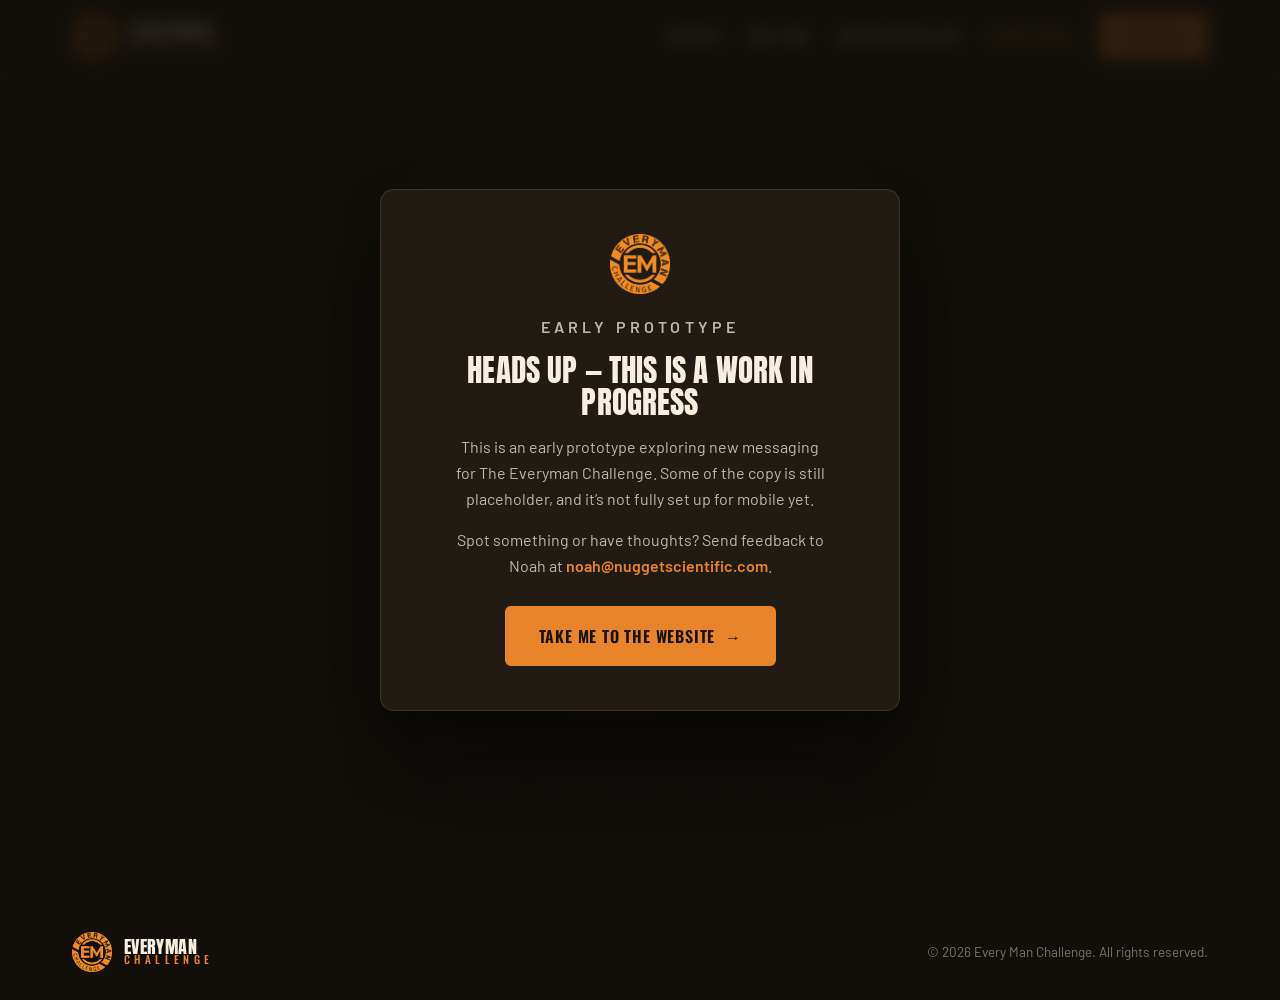
<file: login.html>
<!DOCTYPE html>
<html lang="en">
<head>
<meta charset="utf-8">
<meta name="viewport" content="width=device-width, initial-scale=1">
<title>Guide Login — The Everyman Challenge</title>
<meta name="description" content="Guide portal login for The Everyman Challenge. Guides only — request access from your Master Guide.">
<meta name="robots" content="noindex">
<link rel="icon" type="image/png" href="assets/emc-logo.png">
<link rel="preconnect" href="https://fonts.googleapis.com">
<link rel="preconnect" href="https://fonts.gstatic.com" crossorigin="">
<link href="https://fonts.googleapis.com/css2?family=Anton&amp;family=Oswald:wght@400;500;600;700&amp;family=Barlow:wght@300;400;500;600;700&amp;display=swap" rel="stylesheet">
<link rel="stylesheet" href="styles.css?v=5">
<link rel="stylesheet" href="responsive.css?v=5">
<style>
  *{box-sizing:border-box;}
  html,body{margin:0;padding:0;}
  body{background:#16120D;-webkit-font-smoothing:antialiased;}
  ::selection{background:#E8842A;color:#16120D;}
  .emc-login-field{width:100%;padding:14px 15px;font-family:Barlow,sans-serif;font-size:16px;color:#F6EEE1;background:#16120D;border:1.5px solid rgba(246,238,225,.18);border-radius:6px;transition:border-color .15s ease;}
  .emc-login-field::placeholder{color:rgba(246,238,225,.4);}
  .emc-login-field:focus{outline:none;border-color:#E8842A;}
  .emc-burger{display:none;}
  @media (max-width: 860px){
    .emc-nav{display:none !important;position:absolute;top:100%;left:0;right:0;flex-direction:column !important;align-items:stretch !important;gap:0 !important;flex-wrap:nowrap !important;background:#16120D;padding:6px 0 14px !important;border-bottom:1px solid rgba(246,238,225,.12);box-shadow:0 20px 34px rgba(0,0,0,.45);}
    .emc-nav.open{display:flex !important;}
    .emc-nav a{padding:13px 32px !important;}
    .emc-burger{display:flex;}
  }
  @media (max-width: 540px){
    .emc-login-card{padding:32px 24px !important;}
  }
</style>
</head>
<body>
<div data-screen-label="Guide Login" style="font-family:Barlow,sans-serif;background:#16120D;color:#F6EEE1;overflow-x:clip;min-height:100vh;display:flex;flex-direction:column;">

  <header class="emc-header" style="position:sticky;top:0;z-index:50;background:#16120D;border-bottom:1px solid rgba(246,238,225,.1);">
    <div style="max-width:1200px;margin:0 auto;padding:13px 32px;display:flex;align-items:center;justify-content:space-between;gap:24px;position:relative;">
      <a href="index.html" style="display:flex;align-items:center;gap:12px;text-decoration:none;">
        <img src="assets/emc-logo.png" alt="Every Man Challenge" style="height:46px;width:46px;display:block;">
        <span style="display:flex;flex-direction:column;line-height:.84;">
          <span style="font-family:Anton,sans-serif;font-size:20px;letter-spacing:.02em;color:#F6EEE1;">EVERYMAN</span>
          <span style="font-family:Oswald,sans-serif;font-weight:500;font-size:12px;letter-spacing:.4em;color:#E8842A;">CHALLENGE</span>
        </span>
      </a>
      <nav class="emc-nav" style="display:flex;align-items:center;gap:28px;flex-wrap:wrap;">
        <a href="stories.html" style="font-family:Oswald,sans-serif;font-weight:500;text-transform:uppercase;letter-spacing:.1em;font-size:13.5px;color:#F6EEE1;text-decoration:none;transition:color .15s;" style-hover="color:#E8842A;">Stories</a>
        <a href="index.html#why" style="font-family:Oswald,sans-serif;font-weight:500;text-transform:uppercase;letter-spacing:.1em;font-size:13.5px;color:#F6EEE1;text-decoration:none;transition:color .15s;" style-hover="color:#E8842A;">Why EMC</a>
        <a href="media-kit.html" style="font-family:Oswald,sans-serif;font-weight:500;text-transform:uppercase;letter-spacing:.1em;font-size:13.5px;color:#F6EEE1;text-decoration:none;transition:color .15s;" style-hover="color:#E8842A;">Church Media Kit</a>
        <a href="login.html" style="font-family:Oswald,sans-serif;font-weight:600;text-transform:uppercase;letter-spacing:.1em;font-size:13px;color:#E8842A;text-decoration:none;">Guide Login</a>
        <a href="index.html#talk" style="background:#E8842A;color:#16120D;font-family:Oswald,sans-serif;font-weight:600;text-transform:uppercase;letter-spacing:.05em;font-size:13px;text-decoration:none;padding:11px 22px;border-radius:4px;border:2px solid #E8842A;transition:all .18s ease;" style-hover="background:transparent;color:#E8842A;">Let's Talk</a>
      </nav>
      <button class="emc-burger" data-emc="toggle-nav" aria-label="Menu" style="flex-direction:column;gap:5px;background:transparent;border:0;cursor:pointer;padding:8px;"><span style="width:24px;height:2px;background:#F6EEE1;display:block;border-radius:2px;"></span><span style="width:24px;height:2px;background:#F6EEE1;display:block;border-radius:2px;"></span><span style="width:24px;height:2px;background:#F6EEE1;display:block;border-radius:2px;"></span></button>
    </div>
  </header>

  <main data-section="login" style="position:relative;flex:1;display:flex;align-items:center;justify-content:center;overflow:hidden;padding:clamp(56px,10vw,96px) 22px;">
    <img src="assets/emc-seal.png" alt="" style="position:absolute;top:50%;left:50%;transform:translate(-50%,-50%);width:520px;height:520px;max-width:90vw;opacity:.07;pointer-events:none;user-select:none;">

    <div style="position:relative;width:100%;max-width:440px;">
      <div data-sc="notSubmitted">
        <div class="emc-login-card" style="background:#211B14;border:1px solid rgba(246,238,225,.1);border-radius:12px;padding:44px 40px;box-shadow:0 30px 70px rgba(0,0,0,.45);">
          <p style="font-family:Oswald,sans-serif;font-weight:600;text-transform:uppercase;letter-spacing:.26em;font-size:12px;color:#E8842A;margin:0 0 14px;text-align:center;">Guide Portal</p>
          <h1 style="font-family:Anton,sans-serif;text-transform:uppercase;font-weight:400;font-size:40px;line-height:.96;letter-spacing:.005em;color:#F6EEE1;margin:0 0 10px;text-align:center;">Guide Login</h1>
          <p style="font-family:Barlow,sans-serif;font-size:15.5px;line-height:1.5;color:rgba(246,238,225,.66);margin:0 0 30px;text-align:center;">Welcome back. Sign in to lead your braid.</p>

          <form data-emc="lead-form">
            <div style="display:flex;flex-direction:column;gap:7px;margin-bottom:18px;">
              <label style="font-family:Oswald,sans-serif;font-weight:600;text-transform:uppercase;letter-spacing:.08em;font-size:12px;color:rgba(246,238,225,.8);">Email</label>
              <input type="email" required placeholder="you@church.org" autocomplete="username" class="emc-login-field">
            </div>
            <div style="display:flex;flex-direction:column;gap:7px;margin-bottom:14px;">
              <label style="font-family:Oswald,sans-serif;font-weight:600;text-transform:uppercase;letter-spacing:.08em;font-size:12px;color:rgba(246,238,225,.8);">Password</label>
              <input type="password" required placeholder="••••••••" autocomplete="current-password" class="emc-login-field">
            </div>
            <div style="display:flex;align-items:center;justify-content:space-between;gap:12px;margin-bottom:26px;flex-wrap:wrap;">
              <label style="display:flex;align-items:center;gap:8px;font-family:Barlow,sans-serif;font-size:14px;color:rgba(246,238,225,.72);cursor:pointer;">
                <input type="checkbox" style="width:15px;height:15px;accent-color:#E8842A;">Remember me
              </label>
              <a href="#" style="font-family:Oswald,sans-serif;font-weight:500;text-transform:uppercase;letter-spacing:.06em;font-size:12px;color:#E8842A;text-decoration:none;" style-hover="color:#F6EEE1;">Forgot password?</a>
            </div>
            <button type="submit" style="width:100%;background:#E8842A;color:#16120D;font-family:Oswald,sans-serif;font-weight:600;text-transform:uppercase;letter-spacing:.05em;font-size:16px;padding:16px;border-radius:6px;border:2px solid #E8842A;cursor:pointer;transition:all .18s ease;" style-hover="background:transparent;color:#E8842A;">Log In&nbsp;&nbsp;→</button>
          </form>

          <div style="display:flex;align-items:center;gap:14px;margin:26px 0 18px;">
            <span style="flex:1;height:1px;background:rgba(246,238,225,.12);"></span>
            <span style="font-family:Oswald,sans-serif;font-weight:500;text-transform:uppercase;letter-spacing:.16em;font-size:10.5px;color:rgba(246,238,225,.4);">Guides only</span>
            <span style="flex:1;height:1px;background:rgba(246,238,225,.12);"></span>
          </div>
          <p style="font-family:Barlow,sans-serif;font-size:14px;line-height:1.5;color:rgba(246,238,225,.6);margin:0;text-align:center;">Not a Guide yet? <a href="index.html#talk" style="color:#E8842A;text-decoration:none;font-weight:600;" style-hover="color:#F6EEE1;">Request access</a> from your Master Guide.</p>
        </div>
        <p style="font-family:Barlow,sans-serif;font-size:12.5px;color:rgba(246,238,225,.38);margin:18px 0 0;text-align:center;">Demo page — sign-in isn't connected to a real account system yet.</p>
      </div>

      <div data-sc="submitted" style="display:none">
        <div class="emc-login-card" style="background:#211B14;border:1px solid rgba(246,238,225,.1);border-radius:12px;padding:54px 40px;box-shadow:0 30px 70px rgba(0,0,0,.45);text-align:center;">
          <div style="width:72px;height:72px;border-radius:50%;background:#E8842A;display:flex;align-items:center;justify-content:center;margin:0 auto 24px;">
            <span style="font-family:Anton,sans-serif;font-size:38px;color:#16120D;line-height:1;">✓</span>
          </div>
          <h2 style="font-family:Anton,sans-serif;text-transform:uppercase;font-weight:400;font-size:30px;line-height:1;letter-spacing:.005em;color:#F6EEE1;margin:0 0 14px;">You're in.</h2>
          <p style="font-family:Barlow,sans-serif;font-size:16px;line-height:1.55;color:rgba(246,238,225,.7);margin:0 auto 28px;max-width:32ch;">This is a demo, so there's no dashboard behind the door yet — but the sign-in flow works. Hook it up to your auth provider when you're ready.</p>
          <a href="index.html" style="display:inline-flex;align-items:center;gap:10px;background:transparent;color:#F6EEE1;font-family:Oswald,sans-serif;font-weight:600;text-transform:uppercase;letter-spacing:.05em;font-size:15px;text-decoration:none;padding:14px 28px;border-radius:6px;border:2px solid rgba(246,238,225,.3);transition:all .18s ease;" style-hover="border-color:#E8842A;color:#E8842A;">Back to Home</a>
        </div>
      </div>
    </div>
  </main>

  <footer style="background:#120E0A;color:#F6EEE1;">
    <div style="max-width:1200px;margin:0 auto;padding:44px 32px 28px;display:flex;justify-content:space-between;flex-wrap:wrap;gap:18px;align-items:center;">
      <div style="display:flex;align-items:center;gap:12px;">
        <img src="assets/emc-logo.png" alt="Every Man Challenge" style="height:40px;width:40px;display:block;">
        <span style="display:flex;flex-direction:column;line-height:.84;">
          <span style="font-family:Anton,sans-serif;font-size:18px;letter-spacing:.02em;color:#F6EEE1;">EVERYMAN</span>
          <span style="font-family:Oswald,sans-serif;font-weight:500;font-size:11px;letter-spacing:.4em;color:#E8842A;">CHALLENGE</span>
        </span>
      </div>
      <span style="font-family:Barlow,sans-serif;font-size:13.5px;color:rgba(246,238,225,.45);">© <span data-emc="year"></span> Every Man Challenge. All rights reserved.</span>
    </div>
  </footer>

</div>
<script src="emc.js?v=5"></script>
</body>
</html>
</file>
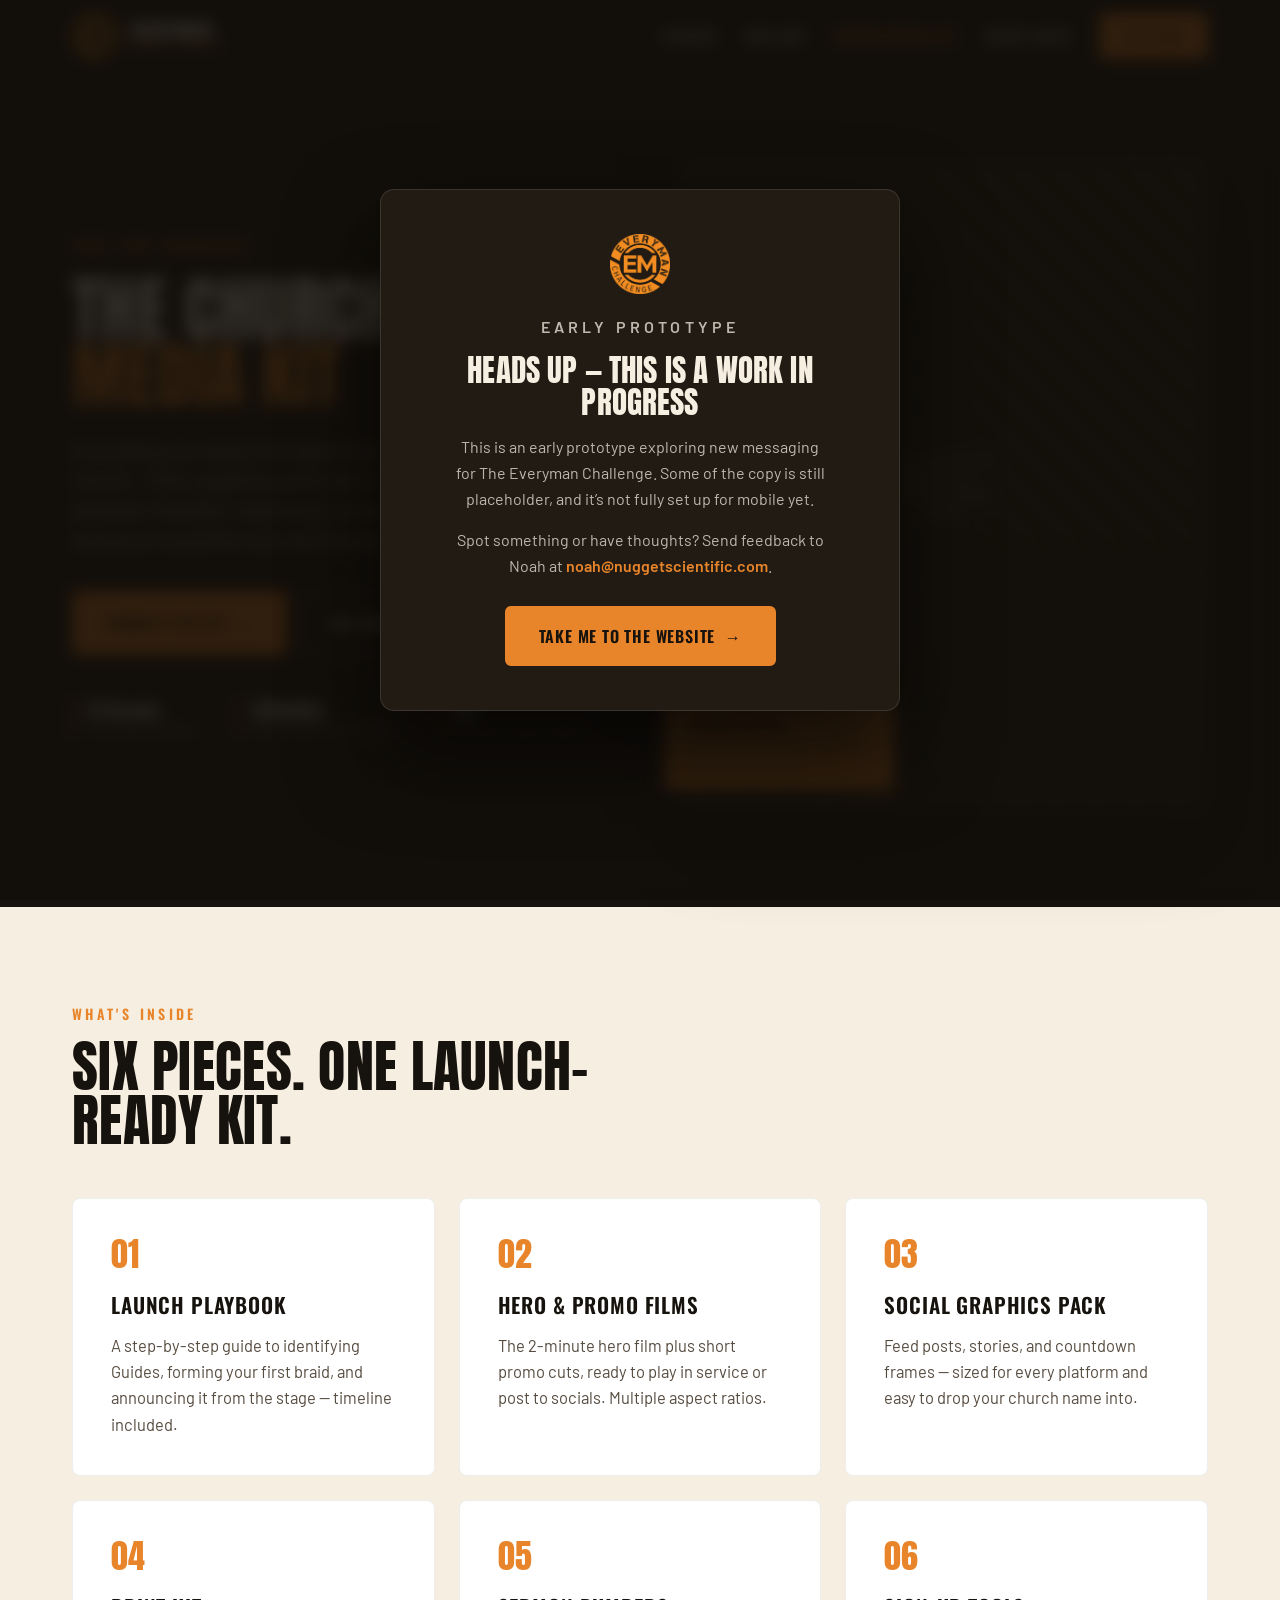
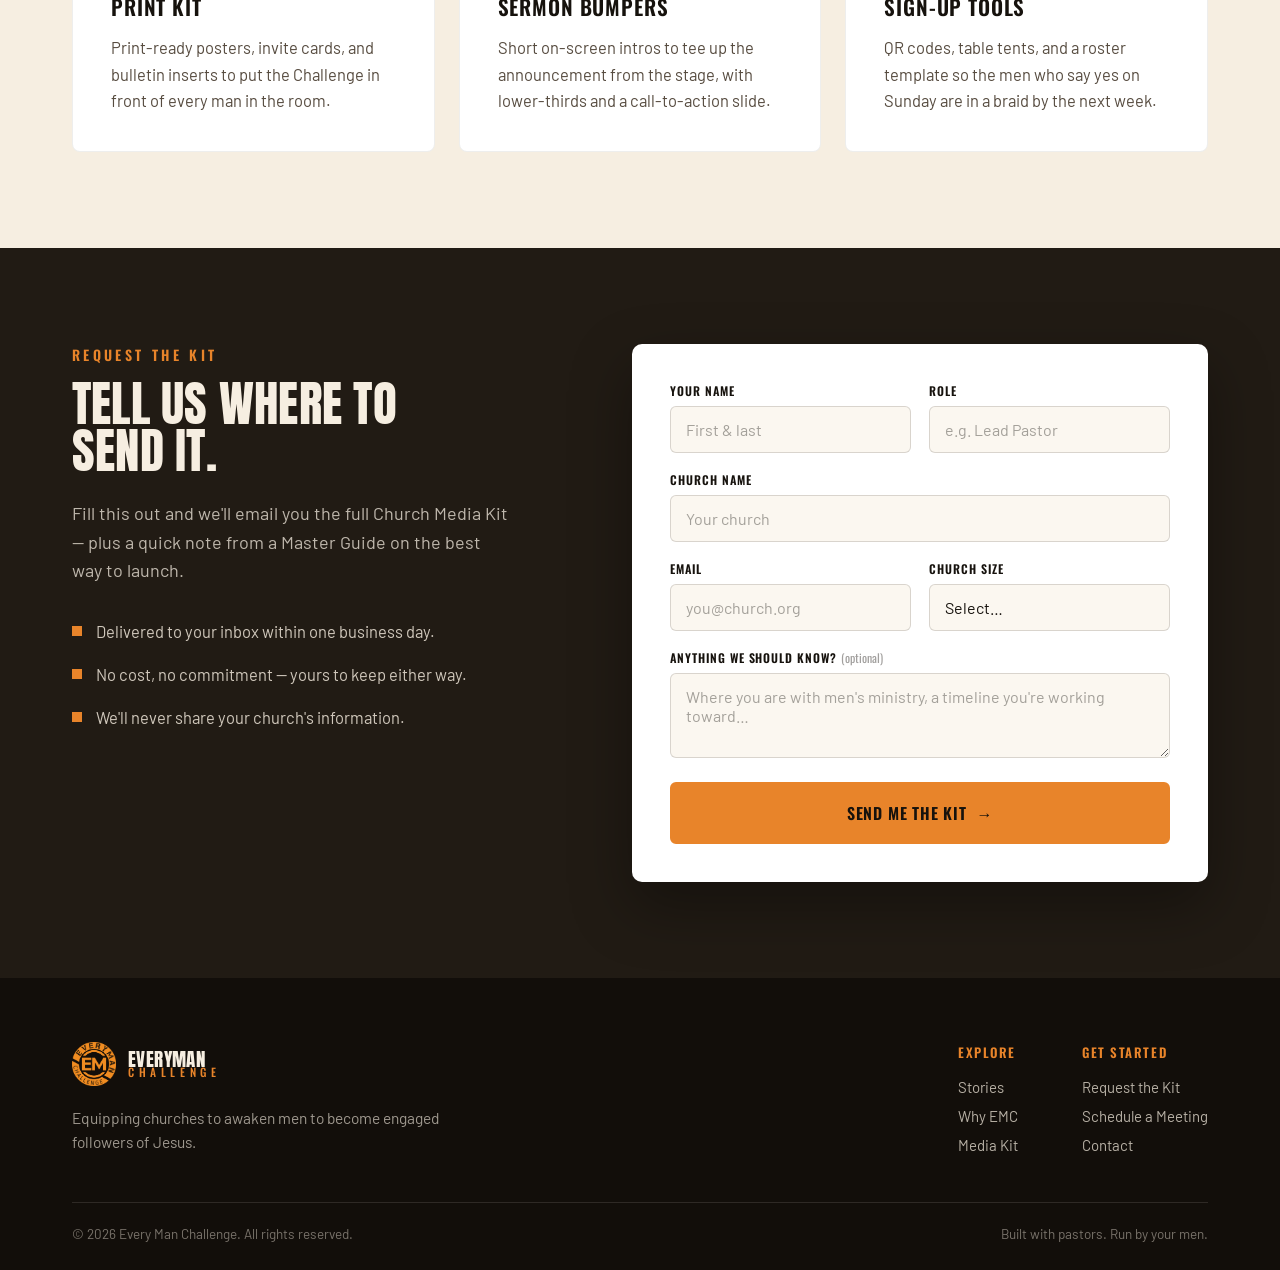
<file: media-kit.html>
<!DOCTYPE html>
<html lang="en">
<head>
<meta charset="utf-8">
<meta name="viewport" content="width=device-width, initial-scale=1">
<title>Church Media Kit — The Everyman Challenge</title>
<meta name="description" content="Everything your church needs to launch the Every Man Challenge — films, graphics, print, and a step-by-step playbook. Free for churches.">
<link rel="icon" type="image/png" href="assets/emc-logo.png">
<link rel="preconnect" href="https://fonts.googleapis.com">
<link rel="preconnect" href="https://fonts.gstatic.com" crossorigin>
<link href="https://fonts.googleapis.com/css2?family=Anton&family=Oswald:wght@400;500;600;700&family=Barlow:wght@300;400;500;600;700&display=swap" rel="stylesheet">
<link rel="stylesheet" href="styles.css?v=7">
<link rel="stylesheet" href="responsive.css?v=7">
<style>
*{box-sizing:border-box;}
  html,body{margin:0;padding:0;}
  body{background:#16120D;-webkit-font-smoothing:antialiased;}
  ::selection{background:#E8842A;color:#16120D;}
  input::placeholder,textarea::placeholder{color:rgba(22,18,13,.38);}
  input:focus,textarea:focus,select:focus{outline:none;border-color:#E8842A !important;}
</style>
</head>
<body>
<div data-screen-label="Media Kit" style="font-family:Barlow,sans-serif;background:#F6EEE1;color:#16120D;overflow-x:clip;">

  <header class="emc-header" style="position:sticky;top:0;z-index:50;background:#16120D;border-bottom:1px solid rgba(246,238,225,.1);">
    <div style="max-width:1200px;margin:0 auto;padding:13px 32px;display:flex;align-items:center;justify-content:space-between;gap:24px;flex-wrap:wrap;">
      <a href="index.html" style="display:flex;align-items:center;gap:12px;text-decoration:none;">
        <img src="assets/emc-logo.png" alt="Every Man Challenge" style="height:46px;width:46px;display:block;">
        <span style="display:flex;flex-direction:column;line-height:.84;">
          <span style="font-family:Anton,sans-serif;font-size:20px;letter-spacing:.02em;color:#F6EEE1;">EVERYMAN</span>
          <span style="font-family:Oswald,sans-serif;font-weight:500;font-size:12px;letter-spacing:.4em;color:#E8842A;">CHALLENGE</span>
        </span>
      </a>
      <nav class="emc-nav" style="display:flex;align-items:center;gap:28px;flex-wrap:wrap;"><a href="stories.html" style="font-family:Oswald,sans-serif;font-weight:500;text-transform:uppercase;letter-spacing:.1em;font-size:13.5px;color:#F6EEE1;text-decoration:none;transition:color .15s;" style-hover="color:#E8842A;">Stories</a><a href="index.html#why" style="font-family:Oswald,sans-serif;font-weight:500;text-transform:uppercase;letter-spacing:.1em;font-size:13.5px;color:#F6EEE1;text-decoration:none;transition:color .15s;" style-hover="color:#E8842A;">Why EMC</a><a href="media-kit.html" style="font-family:Oswald,sans-serif;font-weight:600;text-transform:uppercase;letter-spacing:.1em;font-size:13.5px;color:#E8842A;text-decoration:none;">Church Media Kit</a><a href="login.html" style="font-family:Oswald,sans-serif;font-weight:500;text-transform:uppercase;letter-spacing:.1em;font-size:13.5px;color:#F6EEE1;text-decoration:none;transition:color .15s;" style-hover="color:#E8842A;">Guide Login</a><a href="index.html#talk" style="background:#E8842A;color:#16120D;font-family:Oswald,sans-serif;font-weight:600;text-transform:uppercase;letter-spacing:.05em;font-size:13px;text-decoration:none;padding:11px 22px;border-radius:4px;border:2px solid #E8842A;transition:all .18s ease;" style-hover="background:transparent;color:#E8842A;">Let&#39;s Talk</a></nav>
    </div>
  </header>

  <section data-section="kit-hero" style="background:#16120D;color:#F6EEE1;">
    <div style="max-width:1200px;margin:0 auto;padding:84px 32px 92px;display:flex;gap:64px;flex-wrap:wrap;align-items:center;">
      <div style="flex:1 1 440px;">
        <p style="font-family:Oswald,sans-serif;font-weight:600;text-transform:uppercase;letter-spacing:.26em;font-size:14px;color:#E8842A;margin:0 0 22px;">Free for Churches</p>
        <h1 style="font-family:Anton,sans-serif;text-transform:uppercase;font-weight:400;font-size:clamp(40px,5.6vw,88px);line-height:.92;letter-spacing:.005em;color:#F6EEE1;margin:0;max-width:14ch;">The Church <span style="color:#E8842A;">Media Kit</span></h1>
        <p style="font-family:Barlow,sans-serif;font-size:clamp(17px,1.5vw,21px);line-height:1.55;color:rgba(246,238,225,.8);max-width:560px;margin:26px 0 0;">Everything you need to introduce the Every Man Challenge to your church — films, graphics, print, and a step-by-step launch playbook. Branded, ready to go, and built so your team can announce a braid the very next Sunday.</p>
        <div style="display:flex;gap:16px;flex-wrap:wrap;margin-top:36px;">
          <a href="#request" style="display:inline-flex;align-items:center;gap:10px;background:#E8842A;color:#16120D;font-family:Oswald,sans-serif;font-weight:600;text-transform:uppercase;letter-spacing:.05em;font-size:16px;text-decoration:none;padding:18px 32px;border-radius:4px;border:2px solid #E8842A;transition:all .18s ease;" style-hover="background:transparent;color:#E8842A;">Request the Kit&nbsp;&nbsp;→</a>
          <a href="#inside" style="display:inline-flex;align-items:center;gap:10px;background:transparent;color:#F6EEE1;font-family:Oswald,sans-serif;font-weight:500;text-transform:uppercase;letter-spacing:.05em;font-size:15px;text-decoration:none;padding:16px 26px;border-radius:4px;border:2px solid rgba(246,238,225,.3);transition:all .18s ease;" style-hover="border-color:#E8842A;color:#E8842A;">See What's Inside</a>
        </div>
        <div style="display:flex;gap:14px 40px;flex-wrap:wrap;margin-top:42px;">
          <div style="display:flex;flex-direction:column;border-left:2px solid #E8842A;padding-left:14px;">
            <span style="font-family:Oswald,sans-serif;font-weight:700;font-size:21px;color:#F6EEE1;line-height:1.1;">6 Assets</span>
            <span style="font-family:Barlow,sans-serif;font-size:13.5px;color:rgba(246,238,225,.6);">Film, print &amp; digital</span>
          </div>
          <div style="display:flex;flex-direction:column;border-left:2px solid #E8842A;padding-left:14px;">
            <span style="font-family:Oswald,sans-serif;font-weight:700;font-size:21px;color:#F6EEE1;line-height:1.1;">Editable</span>
            <span style="font-family:Barlow,sans-serif;font-size:13.5px;color:rgba(246,238,225,.6);">Drop in your church name</span>
          </div>
          <div style="display:flex;flex-direction:column;border-left:2px solid #E8842A;padding-left:14px;">
            <span style="font-family:Oswald,sans-serif;font-weight:700;font-size:21px;color:#F6EEE1;line-height:1.1;">$0</span>
            <span style="font-family:Barlow,sans-serif;font-size:13.5px;color:rgba(246,238,225,.6);">No cost to your church</span>
          </div>
        </div>
      </div>
      <div style="flex:1 1 420px;min-width:320px;position:relative;">
        <div style="position:relative;border-radius:10px;overflow:hidden;aspect-ratio:4/5;box-shadow:0 30px 70px rgba(0,0,0,.45);">
          <div class="emc-imgslot" style="position:absolute;inset:0;width:100%;height:100%;"><span>Flat-lay of the printed kit — posters, cards, guide</span></div>
          <div style="position:absolute;inset:0;background:linear-gradient(180deg,rgba(22,18,13,0) 55%,rgba(22,18,13,.5));pointer-events:none;"></div>
        </div>
        <div style="position:absolute;left:-18px;bottom:24px;background:#E8842A;color:#16120D;padding:16px 22px;border-radius:8px;box-shadow:0 14px 36px rgba(0,0,0,.35);max-width:230px;">
          <div style="font-family:Oswald,sans-serif;font-weight:700;text-transform:uppercase;letter-spacing:.04em;font-size:15px;line-height:1.05;">Launch-ready</div>
          <div style="font-family:Barlow,sans-serif;font-size:13.5px;line-height:1.4;color:#4a2c08;margin-top:4px;">Everything matched to the EMC brand, out of the box.</div>
        </div>
      </div>
    </div>
  </section>

  <section id="inside" data-section="kit-contents" style="background:#F6EEE1;">
    <div style="max-width:1200px;margin:0 auto;padding:96px 32px;">
      <p style="font-family:Oswald,sans-serif;font-weight:600;text-transform:uppercase;letter-spacing:.24em;font-size:14px;color:#E8842A;margin:0 0 16px;">What's Inside</p>
      <h2 style="font-family:Anton,sans-serif;text-transform:uppercase;font-weight:400;font-size:clamp(32px,4.4vw,58px);line-height:.96;letter-spacing:.005em;color:#16120D;margin:0 0 50px;max-width:20ch;">Six pieces. One launch-ready kit.</h2>
      <div style="display:grid;grid-template-columns:repeat(auto-fit,minmax(300px,1fr));gap:24px;">
        <div style="background:#fff;border:1px solid rgba(22,18,13,.07);border-radius:8px;padding:38px;">
          <div style="font-family:Anton,sans-serif;font-size:34px;color:#E8842A;line-height:1;margin-bottom:18px;">01</div>
          <h3 style="font-family:Oswald,sans-serif;font-weight:600;text-transform:uppercase;letter-spacing:.04em;font-size:21px;color:#16120D;margin:0 0 12px;">Launch Playbook</h3>
          <p style="font-family:Barlow,sans-serif;font-size:16.5px;line-height:1.6;color:#574c40;margin:0;">A step-by-step guide to identifying Guides, forming your first braid, and announcing it from the stage — timeline included.</p>
        </div>
        <div style="background:#fff;border:1px solid rgba(22,18,13,.07);border-radius:8px;padding:38px;">
          <div style="font-family:Anton,sans-serif;font-size:34px;color:#E8842A;line-height:1;margin-bottom:18px;">02</div>
          <h3 style="font-family:Oswald,sans-serif;font-weight:600;text-transform:uppercase;letter-spacing:.04em;font-size:21px;color:#16120D;margin:0 0 12px;">Hero &amp; Promo Films</h3>
          <p style="font-family:Barlow,sans-serif;font-size:16.5px;line-height:1.6;color:#574c40;margin:0;">The 2-minute hero film plus short promo cuts, ready to play in service or post to socials. Multiple aspect ratios.</p>
        </div>
        <div style="background:#fff;border:1px solid rgba(22,18,13,.07);border-radius:8px;padding:38px;">
          <div style="font-family:Anton,sans-serif;font-size:34px;color:#E8842A;line-height:1;margin-bottom:18px;">03</div>
          <h3 style="font-family:Oswald,sans-serif;font-weight:600;text-transform:uppercase;letter-spacing:.04em;font-size:21px;color:#16120D;margin:0 0 12px;">Social Graphics Pack</h3>
          <p style="font-family:Barlow,sans-serif;font-size:16.5px;line-height:1.6;color:#574c40;margin:0;">Feed posts, stories, and countdown frames — sized for every platform and easy to drop your church name into.</p>
        </div>
        <div style="background:#fff;border:1px solid rgba(22,18,13,.07);border-radius:8px;padding:38px;">
          <div style="font-family:Anton,sans-serif;font-size:34px;color:#E8842A;line-height:1;margin-bottom:18px;">04</div>
          <h3 style="font-family:Oswald,sans-serif;font-weight:600;text-transform:uppercase;letter-spacing:.04em;font-size:21px;color:#16120D;margin:0 0 12px;">Print Kit</h3>
          <p style="font-family:Barlow,sans-serif;font-size:16.5px;line-height:1.6;color:#574c40;margin:0;">Print-ready posters, invite cards, and bulletin inserts to put the Challenge in front of every man in the room.</p>
        </div>
        <div style="background:#fff;border:1px solid rgba(22,18,13,.07);border-radius:8px;padding:38px;">
          <div style="font-family:Anton,sans-serif;font-size:34px;color:#E8842A;line-height:1;margin-bottom:18px;">05</div>
          <h3 style="font-family:Oswald,sans-serif;font-weight:600;text-transform:uppercase;letter-spacing:.04em;font-size:21px;color:#16120D;margin:0 0 12px;">Sermon Bumpers</h3>
          <p style="font-family:Barlow,sans-serif;font-size:16.5px;line-height:1.6;color:#574c40;margin:0;">Short on-screen intros to tee up the announcement from the stage, with lower-thirds and a call-to-action slide.</p>
        </div>
        <div style="background:#fff;border:1px solid rgba(22,18,13,.07);border-radius:8px;padding:38px;">
          <div style="font-family:Anton,sans-serif;font-size:34px;color:#E8842A;line-height:1;margin-bottom:18px;">06</div>
          <h3 style="font-family:Oswald,sans-serif;font-weight:600;text-transform:uppercase;letter-spacing:.04em;font-size:21px;color:#16120D;margin:0 0 12px;">Sign-Up Tools</h3>
          <p style="font-family:Barlow,sans-serif;font-size:16.5px;line-height:1.6;color:#574c40;margin:0;">QR codes, table tents, and a roster template so the men who say yes on Sunday are in a braid by the next week.</p>
        </div>
      </div>
    </div>
  </section>

  <section id="request" data-section="request" style="background:#211B14;color:#F6EEE1;">
    <div style="max-width:1200px;margin:0 auto;padding:96px 32px;display:flex;gap:64px;flex-wrap:wrap;">
      <div style="flex:1 1 380px;">
        <p style="font-family:Oswald,sans-serif;font-weight:600;text-transform:uppercase;letter-spacing:.24em;font-size:14px;color:#E8842A;margin:0 0 16px;">Request the Kit</p>
        <h2 style="font-family:Anton,sans-serif;text-transform:uppercase;font-weight:400;font-size:clamp(30px,3.8vw,54px);line-height:.96;letter-spacing:.005em;color:#F6EEE1;margin:0 0 24px;max-width:15ch;">Tell us where to send it.</h2>
        <p style="font-family:Barlow,sans-serif;font-size:18px;line-height:1.6;color:rgba(246,238,225,.74);max-width:440px;margin:0 0 34px;">Fill this out and we'll email you the full Church Media Kit — plus a quick note from a Master Guide on the best way to launch.</p>
        <div style="display:flex;flex-direction:column;gap:18px;">
          <div style="display:flex;gap:14px;align-items:flex-start;">
            <span style="flex:none;width:10px;height:10px;background:#E8842A;margin-top:7px;"></span>
            <span style="font-family:Barlow,sans-serif;font-size:16.5px;line-height:1.5;color:rgba(246,238,225,.82);">Delivered to your inbox within one business day.</span>
          </div>
          <div style="display:flex;gap:14px;align-items:flex-start;">
            <span style="flex:none;width:10px;height:10px;background:#E8842A;margin-top:7px;"></span>
            <span style="font-family:Barlow,sans-serif;font-size:16.5px;line-height:1.5;color:rgba(246,238,225,.82);">No cost, no commitment — yours to keep either way.</span>
          </div>
          <div style="display:flex;gap:14px;align-items:flex-start;">
            <span style="flex:none;width:10px;height:10px;background:#E8842A;margin-top:7px;"></span>
            <span style="font-family:Barlow,sans-serif;font-size:16.5px;line-height:1.5;color:rgba(246,238,225,.82);">We'll never share your church's information.</span>
          </div>
        </div>
      </div>

      <div style="flex:1 1 460px;min-width:320px;">
        <div data-sc="notSubmitted">
          <form data-emc="lead-form" style="background:#fff;border-radius:10px;padding:38px;box-shadow:0 24px 60px rgba(0,0,0,.35);">
            <div style="display:flex;gap:18px;flex-wrap:wrap;margin-bottom:18px;">
              <label style="flex:1 1 180px;display:flex;flex-direction:column;gap:7px;">
                <span style="font-family:Oswald,sans-serif;font-weight:600;text-transform:uppercase;letter-spacing:.08em;font-size:12px;color:#16120D;">Your Name</span>
                <input type="text" required placeholder="First &amp; last" style="width:100%;padding:13px 15px;font-family:Barlow,sans-serif;font-size:16px;color:#16120D;background:#FBF7F0;border:1.5px solid rgba(22,18,13,.15);border-radius:6px;">
              </label>
              <label style="flex:1 1 180px;display:flex;flex-direction:column;gap:7px;">
                <span style="font-family:Oswald,sans-serif;font-weight:600;text-transform:uppercase;letter-spacing:.08em;font-size:12px;color:#16120D;">Role</span>
                <input type="text" placeholder="e.g. Lead Pastor" style="width:100%;padding:13px 15px;font-family:Barlow,sans-serif;font-size:16px;color:#16120D;background:#FBF7F0;border:1.5px solid rgba(22,18,13,.15);border-radius:6px;">
              </label>
            </div>
            <div style="display:flex;flex-direction:column;gap:7px;margin-bottom:18px;">
              <span style="font-family:Oswald,sans-serif;font-weight:600;text-transform:uppercase;letter-spacing:.08em;font-size:12px;color:#16120D;">Church Name</span>
              <input type="text" required placeholder="Your church" style="width:100%;padding:13px 15px;font-family:Barlow,sans-serif;font-size:16px;color:#16120D;background:#FBF7F0;border:1.5px solid rgba(22,18,13,.15);border-radius:6px;">
            </div>
            <div style="display:flex;gap:18px;flex-wrap:wrap;margin-bottom:18px;">
              <label style="flex:1 1 180px;display:flex;flex-direction:column;gap:7px;">
                <span style="font-family:Oswald,sans-serif;font-weight:600;text-transform:uppercase;letter-spacing:.08em;font-size:12px;color:#16120D;">Email</span>
                <input type="email" required placeholder="you@church.org" style="width:100%;padding:13px 15px;font-family:Barlow,sans-serif;font-size:16px;color:#16120D;background:#FBF7F0;border:1.5px solid rgba(22,18,13,.15);border-radius:6px;">
              </label>
              <label style="flex:1 1 180px;display:flex;flex-direction:column;gap:7px;">
                <span style="font-family:Oswald,sans-serif;font-weight:600;text-transform:uppercase;letter-spacing:.08em;font-size:12px;color:#16120D;">Church Size</span>
                <select required style="width:100%;padding:13px 15px;font-family:Barlow,sans-serif;font-size:16px;color:#16120D;background:#FBF7F0;border:1.5px solid rgba(22,18,13,.15);border-radius:6px;appearance:none;">
                  <option value="">Select…</option>
                  <option>Under 150</option>
                  <option>150–500</option>
                  <option>500–1,500</option>
                  <option>1,500+</option>
                </select>
              </label>
            </div>
            <div style="display:flex;flex-direction:column;gap:7px;margin-bottom:24px;">
              <span style="font-family:Oswald,sans-serif;font-weight:600;text-transform:uppercase;letter-spacing:.08em;font-size:12px;color:#16120D;">Anything we should know? <span style="font-weight:400;text-transform:none;letter-spacing:0;color:rgba(22,18,13,.4);">(optional)</span></span>
              <textarea rows="3" placeholder="Where you are with men's ministry, a timeline you're working toward…" style="width:100%;padding:13px 15px;font-family:Barlow,sans-serif;font-size:16px;color:#16120D;background:#FBF7F0;border:1.5px solid rgba(22,18,13,.15);border-radius:6px;resize:vertical;"></textarea>
            </div>
            <button type="submit" style="width:100%;background:#E8842A;color:#16120D;font-family:Oswald,sans-serif;font-weight:600;text-transform:uppercase;letter-spacing:.05em;font-size:16px;padding:17px;border-radius:6px;border:2px solid #E8842A;cursor:pointer;transition:all .18s ease;" style-hover="background:#16120D;color:#E8842A;border-color:#16120D;">Send Me the Kit&nbsp;&nbsp;→</button>
          </form>
        </div>
        <div data-sc="submitted" style="display:none">
          <div style="background:#fff;border-radius:10px;padding:54px 40px;box-shadow:0 24px 60px rgba(0,0,0,.35);text-align:center;">
            <div style="width:72px;height:72px;border-radius:50%;background:#E8842A;display:flex;align-items:center;justify-content:center;margin:0 auto 24px;">
              <span style="font-family:Anton,sans-serif;font-size:38px;color:#16120D;line-height:1;">✓</span>
            </div>
            <h3 style="font-family:Anton,sans-serif;text-transform:uppercase;font-weight:400;font-size:30px;line-height:1;letter-spacing:.005em;color:#16120D;margin:0 0 14px;">It's on the way.</h3>
            <p style="font-family:Barlow,sans-serif;font-size:17px;line-height:1.55;color:#574c40;margin:0 0 28px;max-width:34ch;margin-left:auto;margin-right:auto;">Check your inbox — the Church Media Kit and a note from a Master Guide are headed your way within one business day.</p>
            <a href="index.html" style="display:inline-flex;align-items:center;gap:10px;background:transparent;color:#16120D;font-family:Oswald,sans-serif;font-weight:600;text-transform:uppercase;letter-spacing:.05em;font-size:15px;text-decoration:none;padding:14px 28px;border-radius:6px;border:2px solid #16120D;transition:all .18s ease;" style-hover="background:#16120D;color:#E8842A;">Back to Home</a>
          </div>
        </div>
      </div>
    </div>
  </section>

  <footer style="background:#120E0A;color:#F6EEE1;">
    <div style="max-width:1200px;margin:0 auto;padding:64px 32px 28px;">
      <div style="display:flex;gap:48px;flex-wrap:wrap;justify-content:space-between;">
        <div style="flex:1 1 320px;max-width:380px;">
          <div style="display:flex;align-items:center;gap:12px;">
            <img src="assets/emc-logo.png" alt="Every Man Challenge" style="height:44px;width:44px;display:block;">
            <span style="display:flex;flex-direction:column;line-height:.84;">
              <span style="font-family:Anton,sans-serif;font-size:19px;letter-spacing:.02em;color:#F6EEE1;">EVERYMAN</span>
              <span style="font-family:Oswald,sans-serif;font-weight:500;font-size:11.5px;letter-spacing:.4em;color:#E8842A;">CHALLENGE</span>
            </span>
          </div>
          <p style="font-family:Barlow,sans-serif;font-size:15.5px;line-height:1.55;color:rgba(246,238,225,.62);margin:20px 0 0;">Equipping churches to awaken men to become engaged followers of Jesus.</p>
        </div>
        <div style="display:flex;gap:64px;flex-wrap:wrap;">
          <div>
            <div style="font-family:Oswald,sans-serif;font-weight:600;text-transform:uppercase;letter-spacing:.12em;font-size:13px;color:#E8842A;margin-bottom:16px;">Explore</div>
            <div style="display:flex;flex-direction:column;gap:11px;">
              <a href="stories.html" style="font-family:Barlow,sans-serif;font-size:15px;color:rgba(246,238,225,.72);text-decoration:none;" style-hover="color:#E8842A;">Stories</a>
              <a href="index.html#why" style="font-family:Barlow,sans-serif;font-size:15px;color:rgba(246,238,225,.72);text-decoration:none;" style-hover="color:#E8842A;">Why EMC</a>
              <a href="media-kit.html" style="font-family:Barlow,sans-serif;font-size:15px;color:rgba(246,238,225,.72);text-decoration:none;" style-hover="color:#E8842A;">Media Kit</a>
            </div>
          </div>
          <div>
            <div style="font-family:Oswald,sans-serif;font-weight:600;text-transform:uppercase;letter-spacing:.12em;font-size:13px;color:#E8842A;margin-bottom:16px;">Get Started</div>
            <div style="display:flex;flex-direction:column;gap:11px;">
              <a href="#request" style="font-family:Barlow,sans-serif;font-size:15px;color:rgba(246,238,225,.72);text-decoration:none;" style-hover="color:#E8842A;">Request the Kit</a>
              <a href="index.html#talk" style="font-family:Barlow,sans-serif;font-size:15px;color:rgba(246,238,225,.72);text-decoration:none;" style-hover="color:#E8842A;">Schedule a Meeting</a>
              <a href="#" style="font-family:Barlow,sans-serif;font-size:15px;color:rgba(246,238,225,.72);text-decoration:none;" style-hover="color:#E8842A;">Contact</a>
            </div>
          </div>
        </div>
      </div>
      <div style="border-top:1px solid rgba(246,238,225,.12);margin-top:48px;padding-top:22px;display:flex;justify-content:space-between;flex-wrap:wrap;gap:12px;">
        <span style="font-family:Barlow,sans-serif;font-size:13.5px;color:rgba(246,238,225,.45);">© <span data-emc="year"></span> Every Man Challenge. All rights reserved.</span>
        <span style="font-family:Barlow,sans-serif;font-size:13.5px;color:rgba(246,238,225,.45);">Built with pastors. Run by your men.</span>
      </div>
    </div>
  </footer>

</div>
<script src="emc.js?v=7"></script>
</body>
</html>
</file>
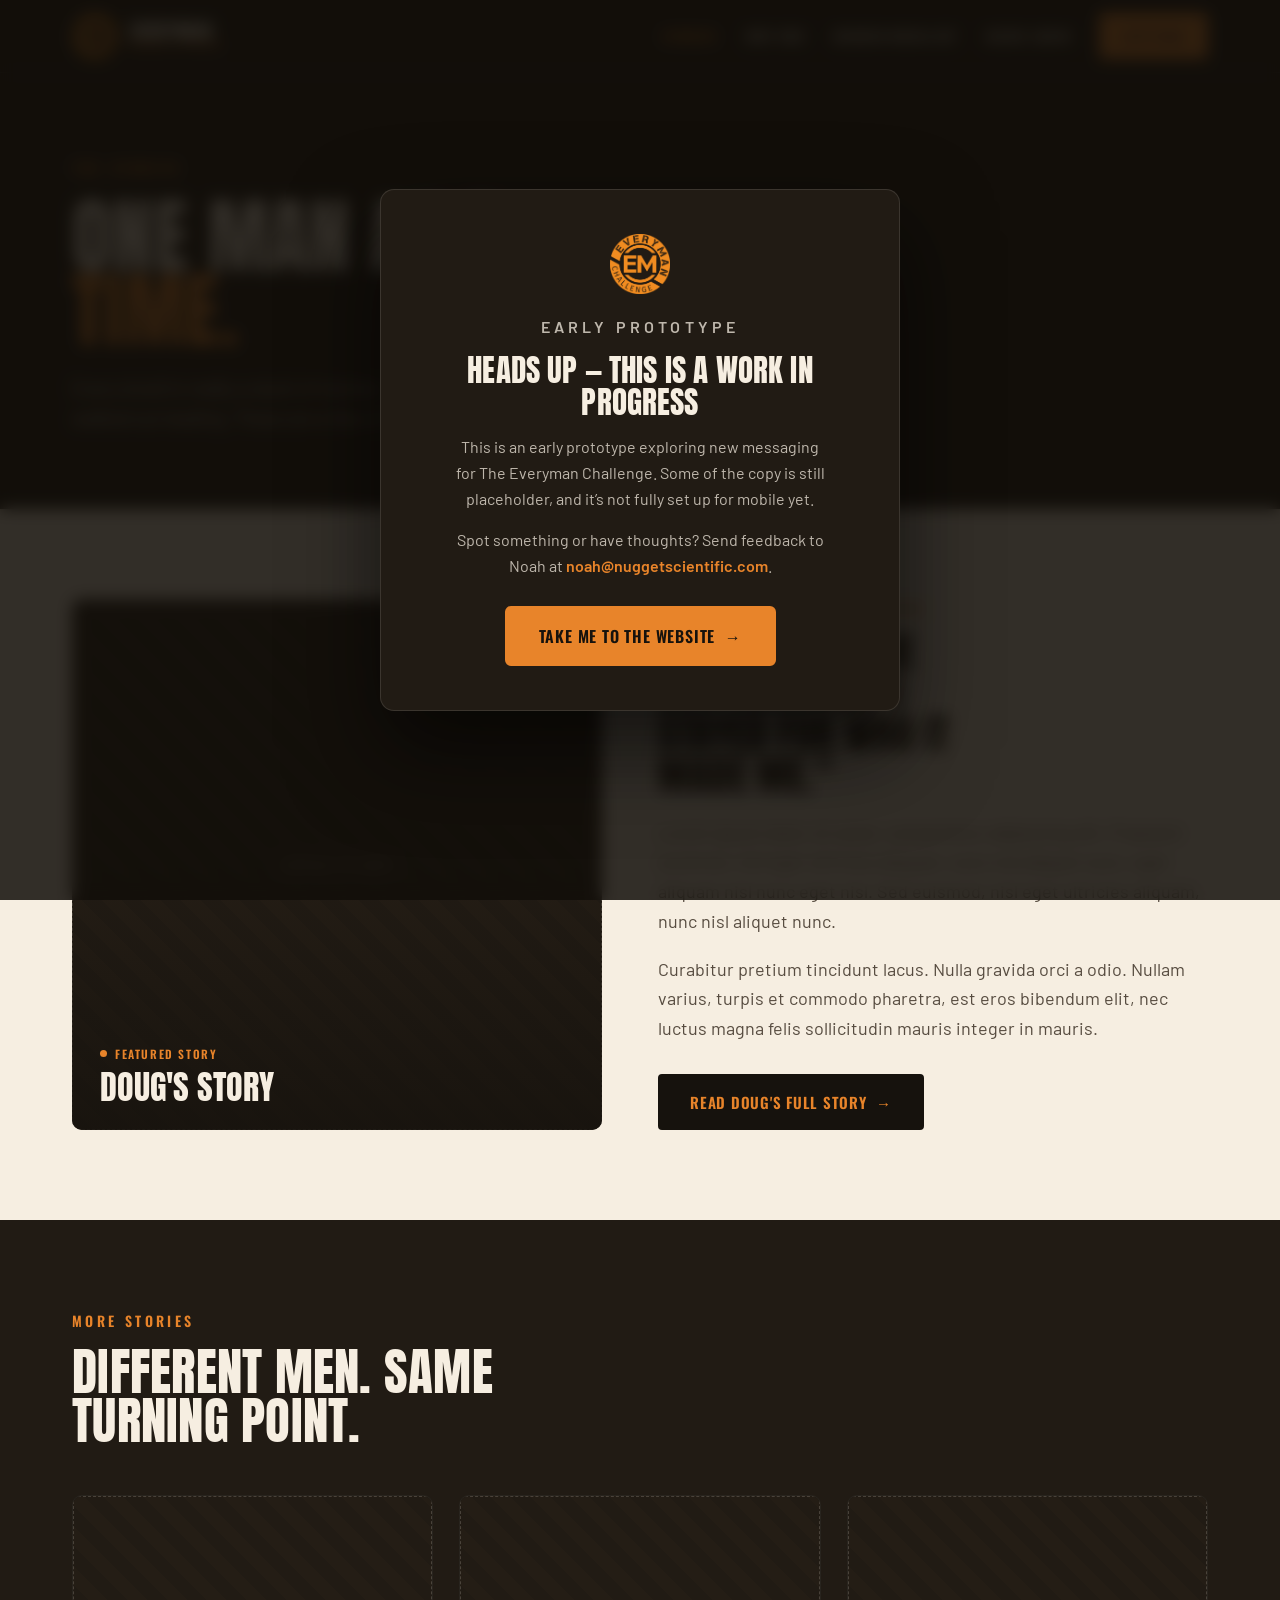
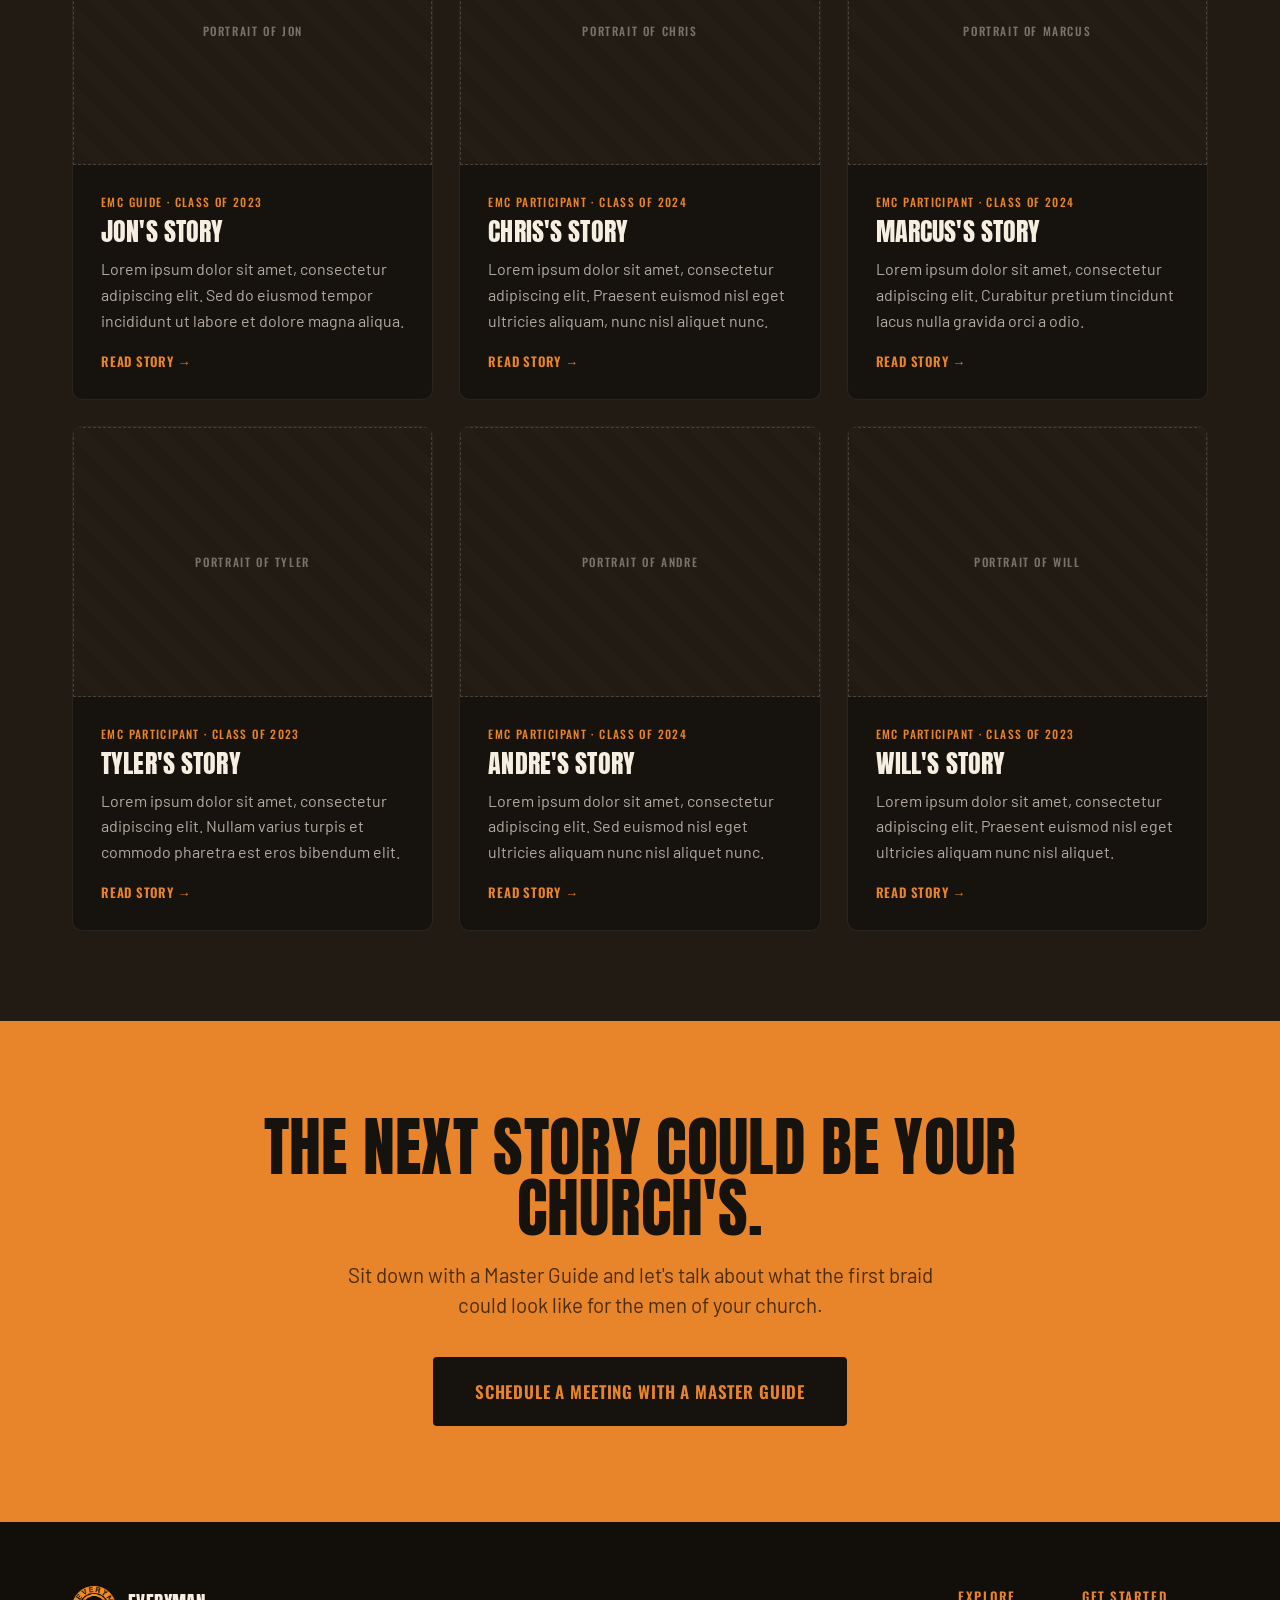
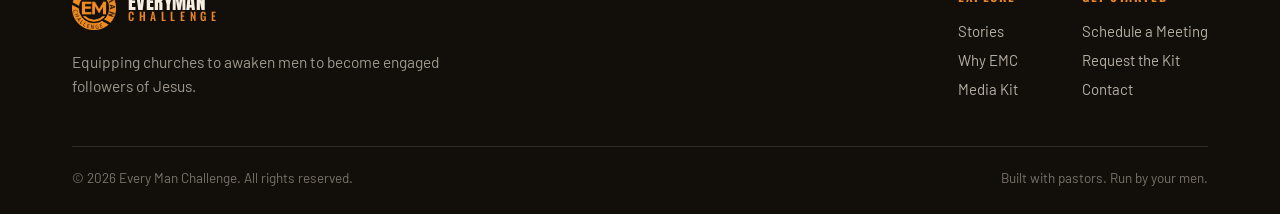
<file: stories.html>
<!DOCTYPE html>
<html lang="en">
<head>
<meta charset="utf-8">
<meta name="viewport" content="width=device-width, initial-scale=1">
<title>Stories — The Everyman Challenge</title>
<meta name="description" content="Real men, real change — stories from the Every Man Challenge, in their own words.">
<link rel="icon" type="image/png" href="assets/emc-logo.png">
<link rel="preconnect" href="https://fonts.googleapis.com">
<link rel="preconnect" href="https://fonts.gstatic.com" crossorigin>
<link href="https://fonts.googleapis.com/css2?family=Anton&family=Oswald:wght@400;500;600;700&family=Barlow:wght@300;400;500;600;700&display=swap" rel="stylesheet">
<link rel="stylesheet" href="styles.css?v=7">
<link rel="stylesheet" href="responsive.css?v=7">
<style>
*{box-sizing:border-box;}
  html,body{margin:0;padding:0;}
  body{background:#16120D;-webkit-font-smoothing:antialiased;}
  ::selection{background:#E8842A;color:#16120D;}
</style>
</head>
<body>
<div data-screen-label="Stories" style="font-family:Barlow,sans-serif;background:#F6EEE1;color:#16120D;overflow-x:clip;">

  <header class="emc-header" style="position:sticky;top:0;z-index:50;background:#16120D;border-bottom:1px solid rgba(246,238,225,.1);">
    <div style="max-width:1200px;margin:0 auto;padding:13px 32px;display:flex;align-items:center;justify-content:space-between;gap:24px;flex-wrap:wrap;">
      <a href="index.html" style="display:flex;align-items:center;gap:12px;text-decoration:none;">
        <img src="assets/emc-logo.png" alt="Every Man Challenge" style="height:46px;width:46px;display:block;">
        <span style="display:flex;flex-direction:column;line-height:.84;">
          <span style="font-family:Anton,sans-serif;font-size:20px;letter-spacing:.02em;color:#F6EEE1;">EVERYMAN</span>
          <span style="font-family:Oswald,sans-serif;font-weight:500;font-size:12px;letter-spacing:.4em;color:#E8842A;">CHALLENGE</span>
        </span>
      </a>
      <nav class="emc-nav" style="display:flex;align-items:center;gap:28px;flex-wrap:wrap;"><a href="stories.html" style="font-family:Oswald,sans-serif;font-weight:600;text-transform:uppercase;letter-spacing:.1em;font-size:13.5px;color:#E8842A;text-decoration:none;">Stories</a><a href="index.html#why" style="font-family:Oswald,sans-serif;font-weight:500;text-transform:uppercase;letter-spacing:.1em;font-size:13.5px;color:#F6EEE1;text-decoration:none;transition:color .15s;" style-hover="color:#E8842A;">Why EMC</a><a href="media-kit.html" style="font-family:Oswald,sans-serif;font-weight:500;text-transform:uppercase;letter-spacing:.1em;font-size:13.5px;color:#F6EEE1;text-decoration:none;transition:color .15s;" style-hover="color:#E8842A;">Church Media Kit</a><a href="login.html" style="font-family:Oswald,sans-serif;font-weight:500;text-transform:uppercase;letter-spacing:.1em;font-size:13.5px;color:#F6EEE1;text-decoration:none;transition:color .15s;" style-hover="color:#E8842A;">Guide Login</a><a href="index.html#talk" style="background:#E8842A;color:#16120D;font-family:Oswald,sans-serif;font-weight:600;text-transform:uppercase;letter-spacing:.05em;font-size:13px;text-decoration:none;padding:11px 22px;border-radius:4px;border:2px solid #E8842A;transition:all .18s ease;" style-hover="background:transparent;color:#E8842A;">Let&#39;s Talk</a></nav>
    </div>
  </header>

  <section data-section="stories-hero" style="background:#16120D;color:#F6EEE1;">
    <div style="max-width:1200px;margin:0 auto;padding:84px 32px 76px;">
      <p style="font-family:Oswald,sans-serif;font-weight:600;text-transform:uppercase;letter-spacing:.26em;font-size:14px;color:#E8842A;margin:0 0 22px;">The Stories</p>
      <h1 style="font-family:Anton,sans-serif;text-transform:uppercase;font-weight:400;font-size:clamp(44px,6.4vw,104px);line-height:.9;letter-spacing:.005em;color:#F6EEE1;margin:0;max-width:15ch;">One man at a <span style="color:#E8842A;">time.</span></h1>
      <p style="font-family:Barlow,sans-serif;font-size:clamp(17px,1.5vw,21px);line-height:1.55;color:rgba(246,238,225,.8);max-width:620px;margin:26px 0 0;">Every braid is really a stack of stories — guys who showed up unsure and walked out leading. These are a few of them, in their own words.</p>
    </div>
  </section>

  <section data-section="featured-story" style="background:#F6EEE1;">
    <div style="max-width:1200px;margin:0 auto;padding:90px 32px;">
      <div style="display:flex;gap:56px;flex-wrap:wrap;align-items:stretch;">
        <div style="flex:1 1 420px;position:relative;min-width:300px;border-radius:10px;overflow:hidden;min-height:520px;">
          <div class="emc-imgslot" style="position:absolute;inset:0;width:100%;height:100%;"><span>Portrait of Doug</span></div>
          <div style="position:absolute;inset:0;background:linear-gradient(180deg,rgba(22,18,13,0) 50%,rgba(22,18,13,.82));pointer-events:none;"></div>
          <div style="position:absolute;left:28px;bottom:26px;right:28px;">
            <div style="display:inline-flex;align-items:center;gap:8px;font-family:Oswald,sans-serif;font-weight:600;text-transform:uppercase;letter-spacing:.14em;font-size:11.5px;color:#E8842A;margin-bottom:8px;"><span style="width:7px;height:7px;border-radius:50%;background:#E8842A;display:inline-block;"></span>Featured Story</div>
            <div style="font-family:Anton,sans-serif;text-transform:uppercase;font-weight:400;font-size:34px;line-height:1;color:#F6EEE1;">Doug's Story</div>
          </div>
        </div>
        <div style="flex:1 1 440px;display:flex;flex-direction:column;justify-content:center;">
          <p style="font-family:Oswald,sans-serif;font-weight:500;text-transform:uppercase;letter-spacing:.12em;font-size:12.5px;color:#C66A15;margin:0 0 14px;">Doug · Class of 2023 · Rivers Crossing</p>
          <h2 style="font-family:Anton,sans-serif;text-transform:uppercase;font-weight:400;font-size:clamp(28px,3.2vw,46px);line-height:1;letter-spacing:.005em;color:#16120D;margin:0 0 22px;max-width:18ch;">"I came for the brotherhood. I stayed for who it made me."</h2>
          <p style="font-family:Barlow,sans-serif;font-size:18px;line-height:1.65;color:#574c40;margin:0 0 18px;">Lorem ipsum dolor sit amet, consectetur adipiscing elit. Praesent euismod, nisl eget ultricies aliquam, nunc nisl aliquet nunc, eget aliquam nisl nunc eget nisl. Sed euismod, nisl eget ultricies aliquam, nunc nisl aliquet nunc.</p>
          <p style="font-family:Barlow,sans-serif;font-size:18px;line-height:1.65;color:#574c40;margin:0 0 30px;">Curabitur pretium tincidunt lacus. Nulla gravida orci a odio. Nullam varius, turpis et commodo pharetra, est eros bibendum elit, nec luctus magna felis sollicitudin mauris integer in mauris.</p>
          <a href="#" style="display:inline-flex;align-items:center;gap:10px;background:#16120D;color:#E8842A;font-family:Oswald,sans-serif;font-weight:600;text-transform:uppercase;letter-spacing:.05em;font-size:15px;text-decoration:none;padding:15px 30px;border-radius:4px;border:2px solid #16120D;transition:all .18s ease;align-self:flex-start;" style-hover="background:transparent;color:#16120D;">Read Doug's Full Story&nbsp;&nbsp;→</a>
        </div>
      </div>
    </div>
  </section>

  <section data-section="more-stories" style="background:#211B14;color:#F6EEE1;">
    <div style="max-width:1200px;margin:0 auto;padding:90px 32px;">
      <p style="font-family:Oswald,sans-serif;font-weight:600;text-transform:uppercase;letter-spacing:.24em;font-size:14px;color:#E8842A;margin:0 0 16px;">More Stories</p>
      <h2 style="font-family:Anton,sans-serif;text-transform:uppercase;font-weight:400;font-size:clamp(30px,4vw,54px);line-height:.96;letter-spacing:.005em;color:#F6EEE1;margin:0 0 50px;max-width:20ch;">Different men. Same turning point.</h2>
      <div style="display:grid;grid-template-columns:repeat(auto-fit,minmax(290px,1fr));gap:26px;">

        <a href="#" style="text-decoration:none;display:flex;flex-direction:column;background:#16120D;border:1px solid rgba(246,238,225,.08);border-radius:10px;overflow:hidden;transition:transform .2s ease,border-color .2s ease;" style-hover="transform:translateY(-4px);border-color:rgba(232,132,42,.5);">
          <div style="position:relative;aspect-ratio:4/3;background:#211B14;">
            <div class="emc-imgslot" style="position:absolute;inset:0;width:100%;height:100%;"><span>Portrait of Jon</span></div>
          </div>
          <div style="padding:28px;display:flex;flex-direction:column;flex:1;">
            <div style="font-family:Oswald,sans-serif;font-weight:500;text-transform:uppercase;letter-spacing:.12em;font-size:11.5px;color:#E8842A;margin-bottom:8px;">EMC Guide · Class of 2023</div>
            <h3 style="font-family:Anton,sans-serif;text-transform:uppercase;font-weight:400;font-size:26px;line-height:1;letter-spacing:.005em;color:#F6EEE1;margin:0 0 12px;">Jon's Story</h3>
            <p style="font-family:Barlow,sans-serif;font-size:16px;line-height:1.6;color:rgba(246,238,225,.7);margin:0 0 18px;flex:1;">Lorem ipsum dolor sit amet, consectetur adipiscing elit. Sed do eiusmod tempor incididunt ut labore et dolore magna aliqua.</p>
            <span style="font-family:Oswald,sans-serif;font-weight:600;text-transform:uppercase;letter-spacing:.06em;font-size:13px;color:#E8842A;">Read Story&nbsp;→</span>
          </div>
        </a>

        <a href="#" style="text-decoration:none;display:flex;flex-direction:column;background:#16120D;border:1px solid rgba(246,238,225,.08);border-radius:10px;overflow:hidden;transition:transform .2s ease,border-color .2s ease;" style-hover="transform:translateY(-4px);border-color:rgba(232,132,42,.5);">
          <div style="position:relative;aspect-ratio:4/3;background:#211B14;">
            <div class="emc-imgslot" style="position:absolute;inset:0;width:100%;height:100%;"><span>Portrait of Chris</span></div>
          </div>
          <div style="padding:28px;display:flex;flex-direction:column;flex:1;">
            <div style="font-family:Oswald,sans-serif;font-weight:500;text-transform:uppercase;letter-spacing:.12em;font-size:11.5px;color:#E8842A;margin-bottom:8px;">EMC Participant · Class of 2024</div>
            <h3 style="font-family:Anton,sans-serif;text-transform:uppercase;font-weight:400;font-size:26px;line-height:1;letter-spacing:.005em;color:#F6EEE1;margin:0 0 12px;">Chris's Story</h3>
            <p style="font-family:Barlow,sans-serif;font-size:16px;line-height:1.6;color:rgba(246,238,225,.7);margin:0 0 18px;flex:1;">Lorem ipsum dolor sit amet, consectetur adipiscing elit. Praesent euismod nisl eget ultricies aliquam, nunc nisl aliquet nunc.</p>
            <span style="font-family:Oswald,sans-serif;font-weight:600;text-transform:uppercase;letter-spacing:.06em;font-size:13px;color:#E8842A;">Read Story&nbsp;→</span>
          </div>
        </a>

        <a href="#" style="text-decoration:none;display:flex;flex-direction:column;background:#16120D;border:1px solid rgba(246,238,225,.08);border-radius:10px;overflow:hidden;transition:transform .2s ease,border-color .2s ease;" style-hover="transform:translateY(-4px);border-color:rgba(232,132,42,.5);">
          <div style="position:relative;aspect-ratio:4/3;background:#211B14;">
            <div class="emc-imgslot" style="position:absolute;inset:0;width:100%;height:100%;"><span>Portrait of Marcus</span></div>
          </div>
          <div style="padding:28px;display:flex;flex-direction:column;flex:1;">
            <div style="font-family:Oswald,sans-serif;font-weight:500;text-transform:uppercase;letter-spacing:.12em;font-size:11.5px;color:#E8842A;margin-bottom:8px;">EMC Participant · Class of 2024</div>
            <h3 style="font-family:Anton,sans-serif;text-transform:uppercase;font-weight:400;font-size:26px;line-height:1;letter-spacing:.005em;color:#F6EEE1;margin:0 0 12px;">Marcus's Story</h3>
            <p style="font-family:Barlow,sans-serif;font-size:16px;line-height:1.6;color:rgba(246,238,225,.7);margin:0 0 18px;flex:1;">Lorem ipsum dolor sit amet, consectetur adipiscing elit. Curabitur pretium tincidunt lacus nulla gravida orci a odio.</p>
            <span style="font-family:Oswald,sans-serif;font-weight:600;text-transform:uppercase;letter-spacing:.06em;font-size:13px;color:#E8842A;">Read Story&nbsp;→</span>
          </div>
        </a>

        <a href="#" style="text-decoration:none;display:flex;flex-direction:column;background:#16120D;border:1px solid rgba(246,238,225,.08);border-radius:10px;overflow:hidden;transition:transform .2s ease,border-color .2s ease;" style-hover="transform:translateY(-4px);border-color:rgba(232,132,42,.5);">
          <div style="position:relative;aspect-ratio:4/3;background:#211B14;">
            <div class="emc-imgslot" style="position:absolute;inset:0;width:100%;height:100%;"><span>Portrait of Tyler</span></div>
          </div>
          <div style="padding:28px;display:flex;flex-direction:column;flex:1;">
            <div style="font-family:Oswald,sans-serif;font-weight:500;text-transform:uppercase;letter-spacing:.12em;font-size:11.5px;color:#E8842A;margin-bottom:8px;">EMC Participant · Class of 2023</div>
            <h3 style="font-family:Anton,sans-serif;text-transform:uppercase;font-weight:400;font-size:26px;line-height:1;letter-spacing:.005em;color:#F6EEE1;margin:0 0 12px;">Tyler's Story</h3>
            <p style="font-family:Barlow,sans-serif;font-size:16px;line-height:1.6;color:rgba(246,238,225,.7);margin:0 0 18px;flex:1;">Lorem ipsum dolor sit amet, consectetur adipiscing elit. Nullam varius turpis et commodo pharetra est eros bibendum elit.</p>
            <span style="font-family:Oswald,sans-serif;font-weight:600;text-transform:uppercase;letter-spacing:.06em;font-size:13px;color:#E8842A;">Read Story&nbsp;→</span>
          </div>
        </a>

        <a href="#" style="text-decoration:none;display:flex;flex-direction:column;background:#16120D;border:1px solid rgba(246,238,225,.08);border-radius:10px;overflow:hidden;transition:transform .2s ease,border-color .2s ease;" style-hover="transform:translateY(-4px);border-color:rgba(232,132,42,.5);">
          <div style="position:relative;aspect-ratio:4/3;background:#211B14;">
            <div class="emc-imgslot" style="position:absolute;inset:0;width:100%;height:100%;"><span>Portrait of Andre</span></div>
          </div>
          <div style="padding:28px;display:flex;flex-direction:column;flex:1;">
            <div style="font-family:Oswald,sans-serif;font-weight:500;text-transform:uppercase;letter-spacing:.12em;font-size:11.5px;color:#E8842A;margin-bottom:8px;">EMC Participant · Class of 2024</div>
            <h3 style="font-family:Anton,sans-serif;text-transform:uppercase;font-weight:400;font-size:26px;line-height:1;letter-spacing:.005em;color:#F6EEE1;margin:0 0 12px;">Andre's Story</h3>
            <p style="font-family:Barlow,sans-serif;font-size:16px;line-height:1.6;color:rgba(246,238,225,.7);margin:0 0 18px;flex:1;">Lorem ipsum dolor sit amet, consectetur adipiscing elit. Sed euismod nisl eget ultricies aliquam nunc nisl aliquet nunc.</p>
            <span style="font-family:Oswald,sans-serif;font-weight:600;text-transform:uppercase;letter-spacing:.06em;font-size:13px;color:#E8842A;">Read Story&nbsp;→</span>
          </div>
        </a>

        <a href="#" style="text-decoration:none;display:flex;flex-direction:column;background:#16120D;border:1px solid rgba(246,238,225,.08);border-radius:10px;overflow:hidden;transition:transform .2s ease,border-color .2s ease;" style-hover="transform:translateY(-4px);border-color:rgba(232,132,42,.5);">
          <div style="position:relative;aspect-ratio:4/3;background:#211B14;">
            <div class="emc-imgslot" style="position:absolute;inset:0;width:100%;height:100%;"><span>Portrait of Will</span></div>
          </div>
          <div style="padding:28px;display:flex;flex-direction:column;flex:1;">
            <div style="font-family:Oswald,sans-serif;font-weight:500;text-transform:uppercase;letter-spacing:.12em;font-size:11.5px;color:#E8842A;margin-bottom:8px;">EMC Participant · Class of 2023</div>
            <h3 style="font-family:Anton,sans-serif;text-transform:uppercase;font-weight:400;font-size:26px;line-height:1;letter-spacing:.005em;color:#F6EEE1;margin:0 0 12px;">Will's Story</h3>
            <p style="font-family:Barlow,sans-serif;font-size:16px;line-height:1.6;color:rgba(246,238,225,.7);margin:0 0 18px;flex:1;">Lorem ipsum dolor sit amet, consectetur adipiscing elit. Praesent euismod nisl eget ultricies aliquam nunc nisl aliquet.</p>
            <span style="font-family:Oswald,sans-serif;font-weight:600;text-transform:uppercase;letter-spacing:.06em;font-size:13px;color:#E8842A;">Read Story&nbsp;→</span>
          </div>
        </a>

      </div>
    </div>
  </section>

  <section data-section="cta" style="background:#E8842A;">
    <div style="max-width:900px;margin:0 auto;padding:96px 32px;text-align:center;">
      <h2 style="font-family:Anton,sans-serif;text-transform:uppercase;font-weight:400;font-size:clamp(34px,5vw,68px);line-height:.94;letter-spacing:.005em;color:#16120D;margin:0;">The next story could be your church's.</h2>
      <p style="font-family:Barlow,sans-serif;font-size:clamp(18px,1.6vw,22px);line-height:1.5;color:#4a2c08;max-width:600px;margin:22px auto 36px;">Sit down with a Master Guide and let's talk about what the first braid could look like for the men of your church.</p>
      <a href="index.html#talk" style="display:inline-flex;align-items:center;gap:10px;background:#16120D;color:#E8842A;font-family:Oswald,sans-serif;font-weight:600;text-transform:uppercase;letter-spacing:.05em;font-size:17px;text-decoration:none;padding:20px 40px;border-radius:4px;border:2px solid #16120D;transition:all .18s ease;" style-hover="background:transparent;color:#16120D;">Schedule a Meeting with a Master Guide</a>
    </div>
  </section>

  <footer style="background:#120E0A;color:#F6EEE1;">
    <div style="max-width:1200px;margin:0 auto;padding:64px 32px 28px;">
      <div style="display:flex;gap:48px;flex-wrap:wrap;justify-content:space-between;">
        <div style="flex:1 1 320px;max-width:380px;">
          <div style="display:flex;align-items:center;gap:12px;">
            <img src="assets/emc-logo.png" alt="Every Man Challenge" style="height:44px;width:44px;display:block;">
            <span style="display:flex;flex-direction:column;line-height:.84;">
              <span style="font-family:Anton,sans-serif;font-size:19px;letter-spacing:.02em;color:#F6EEE1;">EVERYMAN</span>
              <span style="font-family:Oswald,sans-serif;font-weight:500;font-size:11.5px;letter-spacing:.4em;color:#E8842A;">CHALLENGE</span>
            </span>
          </div>
          <p style="font-family:Barlow,sans-serif;font-size:15.5px;line-height:1.55;color:rgba(246,238,225,.62);margin:20px 0 0;">Equipping churches to awaken men to become engaged followers of Jesus.</p>
        </div>
        <div style="display:flex;gap:64px;flex-wrap:wrap;">
          <div>
            <div style="font-family:Oswald,sans-serif;font-weight:600;text-transform:uppercase;letter-spacing:.12em;font-size:13px;color:#E8842A;margin-bottom:16px;">Explore</div>
            <div style="display:flex;flex-direction:column;gap:11px;">
              <a href="stories.html" style="font-family:Barlow,sans-serif;font-size:15px;color:rgba(246,238,225,.72);text-decoration:none;" style-hover="color:#E8842A;">Stories</a>
              <a href="index.html#why" style="font-family:Barlow,sans-serif;font-size:15px;color:rgba(246,238,225,.72);text-decoration:none;" style-hover="color:#E8842A;">Why EMC</a>
              <a href="media-kit.html" style="font-family:Barlow,sans-serif;font-size:15px;color:rgba(246,238,225,.72);text-decoration:none;" style-hover="color:#E8842A;">Media Kit</a>
            </div>
          </div>
          <div>
            <div style="font-family:Oswald,sans-serif;font-weight:600;text-transform:uppercase;letter-spacing:.12em;font-size:13px;color:#E8842A;margin-bottom:16px;">Get Started</div>
            <div style="display:flex;flex-direction:column;gap:11px;">
              <a href="index.html#talk" style="font-family:Barlow,sans-serif;font-size:15px;color:rgba(246,238,225,.72);text-decoration:none;" style-hover="color:#E8842A;">Schedule a Meeting</a>
              <a href="media-kit.html" style="font-family:Barlow,sans-serif;font-size:15px;color:rgba(246,238,225,.72);text-decoration:none;" style-hover="color:#E8842A;">Request the Kit</a>
              <a href="#" style="font-family:Barlow,sans-serif;font-size:15px;color:rgba(246,238,225,.72);text-decoration:none;" style-hover="color:#E8842A;">Contact</a>
            </div>
          </div>
        </div>
      </div>
      <div style="border-top:1px solid rgba(246,238,225,.12);margin-top:48px;padding-top:22px;display:flex;justify-content:space-between;flex-wrap:wrap;gap:12px;">
        <span style="font-family:Barlow,sans-serif;font-size:13.5px;color:rgba(246,238,225,.45);">© <span data-emc="year"></span> Every Man Challenge. All rights reserved.</span>
        <span style="font-family:Barlow,sans-serif;font-size:13.5px;color:rgba(246,238,225,.45);">Built with pastors. Run by your men.</span>
      </div>
    </div>
  </footer>

</div>
<script src="emc.js?v=7"></script>
</body>
</html>
</file>
<file: styles.css>
/* The Everyman Challenge — shared styles.
   Per-page base styles (colors, fonts, nav, rail, form focus) live in each
   page's inline <style>, carried over from the original design. This file adds
   the image placeholder treatment and a few global helpers. */

/* Hero presence — tuned up a touch to match the Claude Design canvas on
   desktop (bigger headline + seal badge). The mobile layer in responsive.css
   loads after this file and overrides these at <=768px. */
[data-section="hero"] h1 {
  font-size: clamp(30px, 6.8vw, 96px) !important;
}
[data-section="hero"] img {
  width: 560px !important;
  height: 560px !important;
  max-width: 90vw !important;
}

/* Ben's handwritten signature — a black-on-transparent PNG tinted to brand
   orange via a CSS mask, replacing the Caveat text in the letter section. */
.ben-signature {
  display: block;
  width: 250px;
  aspect-ratio: 1024 / 375;
  margin: 0 0 10px;
  background-color: #e8842a;
  -webkit-mask: url("assets/ben-signature.png") no-repeat left center / contain;
  mask: url("assets/ben-signature.png") no-repeat left center / contain;
}

/* Placeholder for images not yet supplied (drop the real file into assets/). */
.emc-imgslot {
  display: flex;
  align-items: center;
  justify-content: center;
  text-align: center;
  background:
    repeating-linear-gradient(
      45deg,
      #211B14,
      #211B14 14px,
      #241d15 14px,
      #241d15 28px
    );
  border: 1px dashed rgba(246, 238, 225, 0.18);
  color: rgba(246, 238, 225, 0.42);
  font-family: Oswald, sans-serif;
  font-weight: 500;
  text-transform: uppercase;
  letter-spacing: 0.14em;
  font-size: 11.5px;
  line-height: 1.5;
  padding: 18px;
}
.emc-imgslot span {
  max-width: 22ch;
}

/* Hide images that fail to load so no broken-image glyph shows
   (applied by emc.js). The dark card background remains. */
img.emc-img-missing {
  visibility: hidden;
}

/* ---------------------------------------------------------------------------
   Sticky header. It stays pinned at all times. The only scroll response is a
   subtle shadow that fades in once the page is scrolled — no resizing, no
   blur, no hide-on-scroll. Kept deliberately quiet. emc.js toggles .emc-scrolled.
   --------------------------------------------------------------------------- */
.emc-header {
  transition: box-shadow 0.3s ease, border-color 0.3s ease;
}
.emc-header.emc-scrolled {
  box-shadow: 0 6px 22px rgba(0, 0, 0, 0.30);
  border-bottom-color: rgba(246, 238, 225, 0.16) !important;
}

/* Honor reduced-motion preferences for the story rail / smooth scroll. */
@media (prefers-reduced-motion: reduce) {
  html { scroll-behavior: auto; }
  .emc-header { transition: none !important; }
}

/* ---------------------------------------------------------------------------
   Prototype splash / disclaimer overlay (built by emc.js, shown once per
   browser session; append ?nosplash to any URL to skip it).
   --------------------------------------------------------------------------- */
.emc-splash {
  position: fixed;
  inset: 0;
  z-index: 1000;
  display: flex;
  align-items: center;
  justify-content: center;
  padding: 24px;
  background: rgba(18, 14, 10, 0.86);
  -webkit-backdrop-filter: blur(8px);
  backdrop-filter: blur(8px);
  opacity: 0;
  transition: opacity 0.4s ease;
}
.emc-splash.emc-in { opacity: 1; }
.emc-splash.emc-out { opacity: 0; pointer-events: none; }
.emc-splash-card {
  max-width: 520px;
  width: 100%;
  background: #211b14;
  border: 1px solid rgba(246, 238, 225, 0.12);
  border-radius: 14px;
  padding: 44px 42px;
  box-shadow: 0 40px 90px rgba(0, 0, 0, 0.6);
  text-align: center;
  transform: translateY(14px) scale(0.97);
  opacity: 0;
  transition: transform 0.45s cubic-bezier(0.2, 0.7, 0.2, 1), opacity 0.45s ease;
}
.emc-splash.emc-in .emc-splash-card { transform: none; opacity: 1; }
.emc-splash-seal { width: 60px; height: 60px; display: block; margin: 0 auto 20px; }
.emc-splash-eyebrow {
  font-family: Oswald, sans-serif; font-weight: 600; text-transform: uppercase;
  letter-spacing: 0.26em; font-size: 12px; color: #e8842a; margin: 0 0 14px;
}
.emc-splash-card h2 {
  font-family: Anton, sans-serif; text-transform: uppercase; font-weight: 400;
  font-size: 31px; line-height: 1.02; letter-spacing: 0.005em; color: #f6eee1; margin: 0 0 16px;
}
.emc-splash-card p {
  font-family: Barlow, sans-serif; font-size: 16px; line-height: 1.6;
  color: rgba(246, 238, 225, 0.74); margin: 0 auto 16px; max-width: 42ch;
}
.emc-splash-mail { color: #e8842a; text-decoration: none; font-weight: 600; }
.emc-splash-mail:hover { color: #f6eee1; }
.emc-splash-go {
  display: inline-flex; align-items: center; gap: 10px; margin-top: 12px;
  background: #e8842a; color: #16120d; font-family: Oswald, sans-serif; font-weight: 600;
  text-transform: uppercase; letter-spacing: 0.05em; font-size: 16px; padding: 16px 32px;
  border-radius: 6px; border: 2px solid #e8842a; cursor: pointer;
  transition: background 0.18s ease, color 0.18s ease;
}
.emc-splash-go:hover { background: transparent; color: #e8842a; }
@media (max-width: 540px) {
  .emc-splash { padding: 16px; }
  .emc-splash-card { padding: 34px 24px; }
  .emc-splash-card h2 { font-size: 26px; }
}
@media (prefers-reduced-motion: reduce) {
  .emc-splash, .emc-splash-card { transition: none !important; }
}
</file>
<file: responsive.css>
/* ===========================================================================
   The Everyman Challenge — mobile / responsive layer
   ---------------------------------------------------------------------------
   The pages carry their desktop design as inline styles, so this layer uses
   !important to take precedence on small screens. Desktop (> 768px) is left
   exactly as designed. Sections are targeted by their stable data-section
   hooks so each page stays independent.
   =========================================================================== */

@media (max-width: 768px) {

  /* ---- Section rhythm: tighten the generous desktop padding ------------- */
  [data-section="trusted"] > div,
  [data-section="letter"] > div,
  [data-section="uniques"] > div,
  [data-section="watch"] > div,
  [data-section="reach"] > div,
  [data-section="cta"] > div,
  [data-section="kit-hero"] > div,
  [data-section="kit-contents"] > div,
  [data-section="request"] > div,
  [data-section="featured-story"] > div,
  [data-section="more-stories"] > div,
  [data-section="stories-hero"] > div,
  footer > div {
    padding-left: 22px !important;
    padding-right: 22px !important;
  }
  [data-section="letter"] > div,
  [data-section="uniques"] > div,
  [data-section="watch"] > div,
  [data-section="reach"] > div,
  [data-section="cta"] > div,
  [data-section="kit-hero"] > div,
  [data-section="kit-contents"] > div,
  [data-section="request"] > div,
  [data-section="featured-story"] > div,
  [data-section="more-stories"] > div {
    padding-top: 60px !important;
    padding-bottom: 60px !important;
  }
  [data-section="trusted"] > div { padding-top: 40px !important; padding-bottom: 44px !important; }
  [data-section="stories-hero"] > div { padding-top: 64px !important; padding-bottom: 56px !important; }
  footer > div { padding-top: 52px !important; }

  /* ---- HERO: bigger, readable headline; no overflow; compact height ----- */
  [data-section="hero"] {
    min-height: auto !important;
    padding: clamp(72px, 15vw, 104px) 22px !important;
  }
  [data-section="hero"] img {           /* the EM seal watermark */
    width: 360px !important;
    height: 360px !important;
  }
  [data-section="hero"] h1 {
    font-size: clamp(34px, 10vw, 64px) !important;
    line-height: 0.96 !important;
  }
  [data-section="hero"] h1 span { white-space: normal !important; }  /* was nowrap → clipped */
  /* stack the hero CTAs into full-width, easy-to-tap buttons */
  [data-section="hero"] > div > div:last-child {
    flex-direction: column !important;
    align-items: stretch !important;
  }
  [data-section="hero"] > div > div:last-child > a {
    width: 100% !important;
    justify-content: center !important;
  }

  /* ---- TRUSTED logo stripe: even, centered rows (was space-between) ----- */
  [data-section="trusted"] > div > div {
    justify-content: center !important;
    align-items: center !important;
    gap: 20px 30px !important;
  }
  [data-section="trusted"] img { height: 38px !important; }
  [data-section="trusted"] a[href="#talk"] { padding: 9px 22px !important; }

  /* ---- "Men's program" / uniques: one clean column --------------------- */
  [data-section="uniques"] > div > div { gap: 16px !important; }
  [data-section="uniques"] > div > div > div {
    flex: 1 1 100% !important;
    padding: 26px !important;
  }

  /* ---- WATCH: keep the video poster a sensible height ------------------- */
  [data-section="watch"] [style*="min-height:460px"] { min-height: 230px !important; }

  /* ---- Forms: trim padding so fields aren't cramped -------------------- */
  [data-section="cta"] form,
  [data-section="request"] form,
  [data-section="cta"] [data-sc="ctaSubmitted"] > div,
  [data-section="request"] [data-sc="submitted"] > div { padding: 26px !important; }

  /* ---- MEDIA KIT hero: keep the floating badge on-screen --------------- */
  [data-section="kit-hero"] [style*="left:-18px"] { left: 6px !important; right: auto !important; }

  /* ---- STORIES: shorter featured portrait on phones -------------------- */
  [data-section="featured-story"] [style*="min-height:520px"] { min-height: 360px !important; }

  /* ---- GUIDE LOGIN: block layout so the card never exceeds the viewport - */
  [data-section="login"] {
    display: block !important;
    padding-left: 18px !important;
    padding-right: 18px !important;
  }
  [data-section="login"] > div {
    max-width: 420px !important;
    width: 100% !important;
    margin: 0 auto !important;
  }
}

@media (max-width: 480px) {
  [data-section="hero"] img { width: 300px !important; height: 300px !important; }
  [data-section="trusted"] img { height: 32px !important; }
  /* reach map: shrink the state labels so 2-letter codes never clip */
  [data-section="reach"] [style*="repeat(11"] > div { font-size: 9px !important; }
}
</file>
